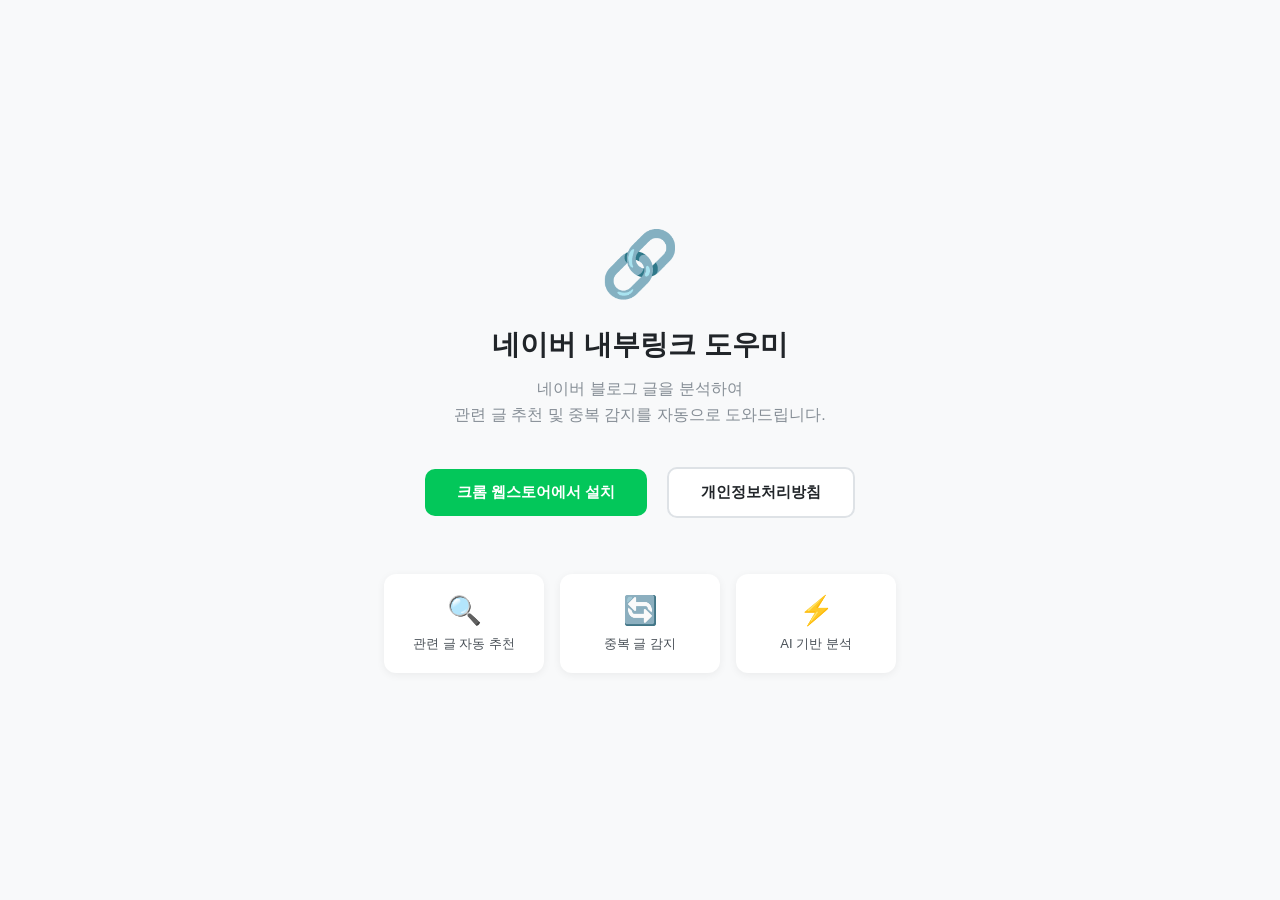
<file: index.html>
<!DOCTYPE html>
<html lang="ko">
<head>
  <meta charset="UTF-8" />
  <meta name="viewport" content="width=device-width, initial-scale=1.0" />
  <title>네이버 내부링크 도우미</title>
  <style>
    * { box-sizing: border-box; margin: 0; padding: 0; }
    body {
      font-family: -apple-system, 'Apple SD Gothic Neo', 'Noto Sans KR', sans-serif;
      background: #f8f9fa;
      color: #212529;
      min-height: 100vh;
      display: flex;
      align-items: center;
      justify-content: center;
      padding: 40px 16px;
    }
    .wrap { max-width: 600px; text-align: center; }
    .icon { font-size: 64px; margin-bottom: 24px; }
    h1 { font-size: 28px; font-weight: 800; margin-bottom: 12px; color: #212529; }
    .sub { font-size: 16px; color: #868e96; margin-bottom: 32px; line-height: 1.6; }
    .btn {
      display: inline-block;
      background: #03C75A;
      color: white;
      font-size: 15px;
      font-weight: 700;
      padding: 14px 32px;
      border-radius: 10px;
      text-decoration: none;
      margin: 8px;
    }
    .btn-outline {
      background: white;
      color: #212529;
      border: 2px solid #dee2e6;
    }
    .features {
      display: flex;
      gap: 16px;
      margin-top: 48px;
      justify-content: center;
      flex-wrap: wrap;
    }
    .feature {
      background: white;
      border-radius: 12px;
      padding: 20px;
      width: 160px;
      box-shadow: 0 2px 8px rgba(0,0,0,0.06);
    }
    .feature .emoji { font-size: 28px; margin-bottom: 8px; }
    .feature p { font-size: 13px; color: #495057; }
  </style>
</head>
<body>
<div class="wrap">
  <div class="icon">🔗</div>
  <h1>네이버 내부링크 도우미</h1>
  <p class="sub">네이버 블로그 글을 분석하여<br>관련 글 추천 및 중복 감지를 자동으로 도와드립니다.</p>
  <a href="https://chromewebstore.google.com" class="btn">크롬 웹스토어에서 설치</a>
  <a href="privacy.html" class="btn btn-outline">개인정보처리방침</a>
  <div class="features">
    <div class="feature">
      <div class="emoji">🔍</div>
      <p>관련 글 자동 추천</p>
    </div>
    <div class="feature">
      <div class="emoji">🔄</div>
      <p>중복 글 감지</p>
    </div>
    <div class="feature">
      <div class="emoji">⚡</div>
      <p>AI 기반 분석</p>
    </div>
  </div>
</div>
</body>
</html>
</file>
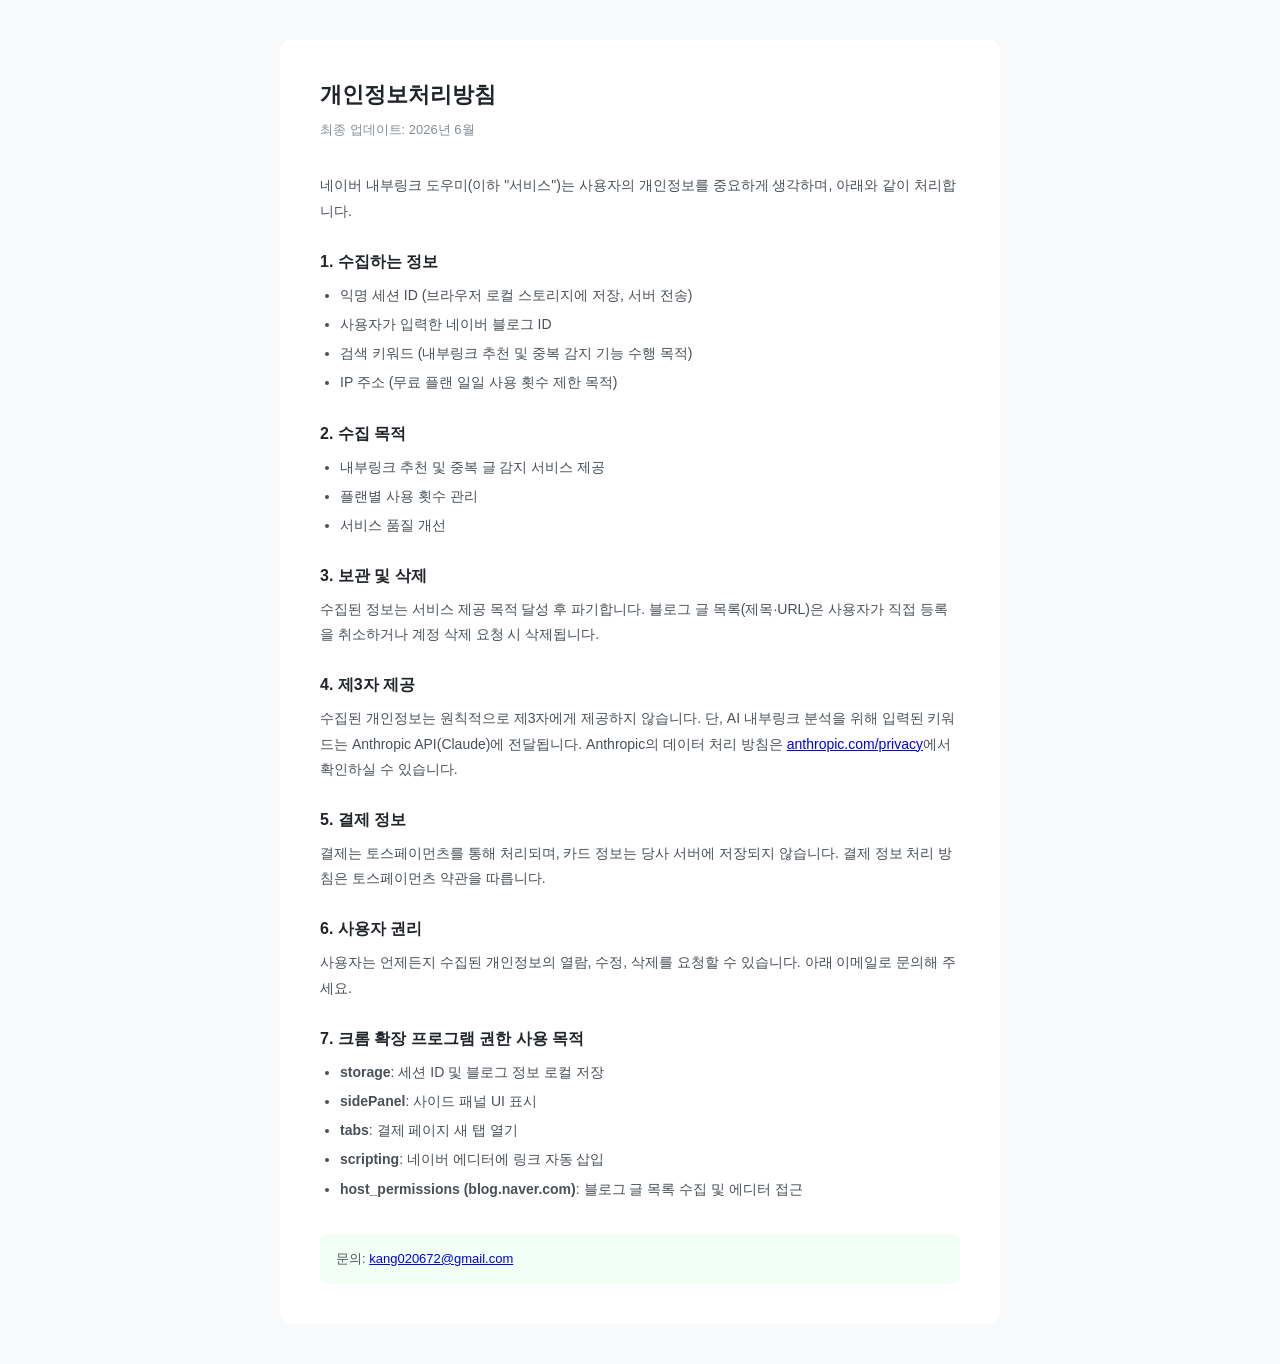
<file: privacy.html>
﻿<!DOCTYPE html> <html lang="ko"> <head>   <meta charset="UTF-8" />   <meta name="viewport" content="width=device-width, initial-scale=1.0" />   <title>개인정보처리방침 — 네이버 내부링크 도우미</title>   <style>     * { box-sizing: border-box; margin: 0; padding: 0; }     body {       font-family: -apple-system, 'Apple SD Gothic Neo', 'Noto Sans KR', sans-serif;       background: #f8f9fa;       color: #212529;       padding: 40px 16px;     }     .wrap { max-width: 720px; margin: 0 auto; background: white; border-radius: 12px; padding: 40px; }     h1 { font-size: 22px; font-weight: 800; margin-bottom: 8px; }     .updated { font-size: 13px; color: #868e96; margin-bottom: 32px; }     h2 { font-size: 16px; font-weight: 700; margin: 28px 0 10px; color: #212529; }     p, li { font-size: 14px; line-height: 1.8; color: #495057; }     ul { padding-left: 20px; }     li { margin-bottom: 4px; }     .contact { background: #f1fff7; border-radius: 8px; padding: 16px; margin-top: 32px; font-size: 13px; color: #495057; }   </style> </head> <body> <div class="wrap">   <h1>개인정보처리방침</h1>   <p class="updated">최종 업데이트: 2026년 6월</p>    <p>네이버 내부링크 도우미(이하 "서비스")는 사용자의 개인정보를 중요하게 생각하며, 아래와 같이 처리합니다.</p>    <h2>1. 수집하는 정보</h2>   <ul>     <li>익명 세션 ID (브라우저 로컬 스토리지에 저장, 서버 전송)</li>     <li>사용자가 입력한 네이버 블로그 ID</li>     <li>검색 키워드 (내부링크 추천 및 중복 감지 기능 수행 목적)</li>     <li>IP 주소 (무료 플랜 일일 사용 횟수 제한 목적)</li>   </ul>    <h2>2. 수집 목적</h2>   <ul>     <li>내부링크 추천 및 중복 글 감지 서비스 제공</li>     <li>플랜별 사용 횟수 관리</li>     <li>서비스 품질 개선</li>   </ul>    <h2>3. 보관 및 삭제</h2>   <p>수집된 정보는 서비스 제공 목적 달성 후 파기합니다. 블로그 글 목록(제목·URL)은 사용자가 직접 등록을 취소하거나 계정 삭제 요청 시 삭제됩니다.</p>    <h2>4. 제3자 제공</h2>   <p>수집된 개인정보는 원칙적으로 제3자에게 제공하지 않습니다. 단, AI 내부링크 분석을 위해 입력된 키워드는 Anthropic API(Claude)에 전달됩니다. Anthropic의 데이터 처리 방침은 <a href="https://www.anthropic.com/privacy" target="_blank">anthropic.com/privacy</a>에서 확인하실 수 있습니다.</p>    <h2>5. 결제 정보</h2>   <p>결제는 토스페이먼츠를 통해 처리되며, 카드 정보는 당사 서버에 저장되지 않습니다. 결제 정보 처리 방침은 토스페이먼츠 약관을 따릅니다.</p>    <h2>6. 사용자 권리</h2>   <p>사용자는 언제든지 수집된 개인정보의 열람, 수정, 삭제를 요청할 수 있습니다. 아래 이메일로 문의해 주세요.</p>    <h2>7. 크롬 확장 프로그램 권한 사용 목적</h2>   <ul>     <li><strong>storage</strong>: 세션 ID 및 블로그 정보 로컬 저장</li>     <li><strong>sidePanel</strong>: 사이드 패널 UI 표시</li>     <li><strong>tabs</strong>: 결제 페이지 새 탭 열기</li>     <li><strong>scripting</strong>: 네이버 에디터에 링크 자동 삽입</li>     <li><strong>host_permissions (blog.naver.com)</strong>: 블로그 글 목록 수집 및 에디터 접근</li>   </ul>    <div class="contact">     문의: <a href="mailto:kang020672@gmail.com">kang020672@gmail.com</a>   </div> </div> </body> </html>
</file>
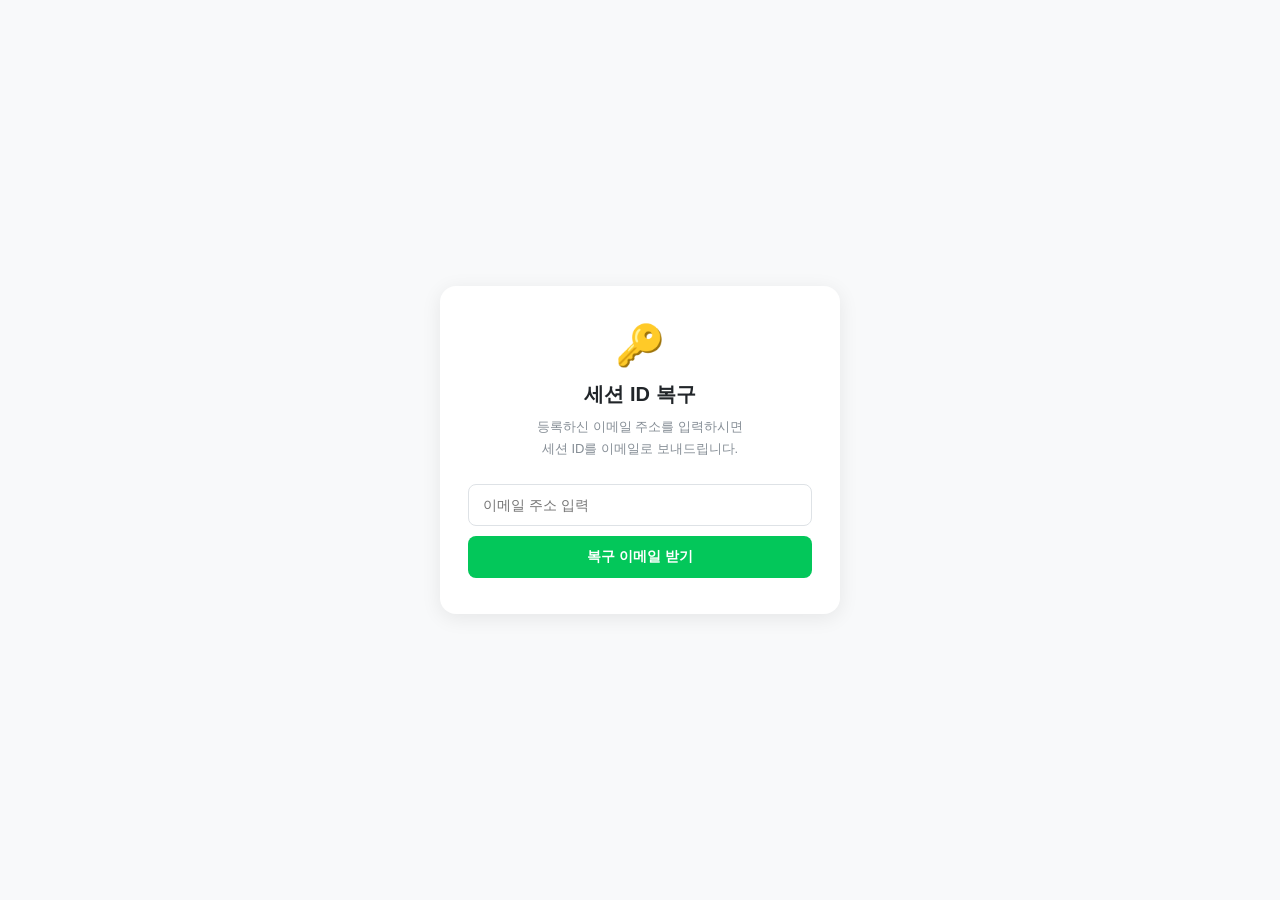
<file: recover.html>
﻿<!DOCTYPE html>
<html lang="ko">
<head>
  <meta charset="UTF-8" />
  <meta name="viewport" content="width=device-width, initial-scale=1.0" />
  <title>세션 복구 — 네이버 내부링크 도우미</title>
  <style>
    * { box-sizing: border-box; margin: 0; padding: 0; }
    body {
      font-family: -apple-system, 'Apple SD Gothic Neo', 'Noto Sans KR', sans-serif;
      background: #f8f9fa;
      min-height: 100vh;
      display: flex;
      align-items: center;
      justify-content: center;
      padding: 24px 16px;
    }
    .card {
      background: white;
      border-radius: 16px;
      padding: 36px 28px;
      max-width: 400px;
      width: 100%;
      box-shadow: 0 4px 20px rgba(0,0,0,0.08);
      text-align: center;
    }
    .icon { font-size: 40px; margin-bottom: 12px; }
    h1 { font-size: 20px; font-weight: 800; margin-bottom: 8px; color: #212529; }
    p { font-size: 13px; color: #868e96; line-height: 1.7; margin-bottom: 24px; }
    input {
      width: 100%;
      border: 1px solid #dee2e6;
      border-radius: 8px;
      padding: 12px 14px;
      font-size: 14px;
      margin-bottom: 10px;
    }
    button {
      width: 100%;
      background: #03C75A;
      color: white;
      border: none;
      border-radius: 8px;
      padding: 12px;
      font-size: 14px;
      font-weight: 700;
      cursor: pointer;
    }
    button:disabled { background: #adb5bd; cursor: not-allowed; }
    .msg { margin-top: 12px; font-size: 13px; display: none; }
  </style>
</head>
<body>
<div class="card">
  <div class="icon">🔑</div>
  <h1>세션 ID 복구</h1>
  <p>등록하신 이메일 주소를 입력하시면<br>세션 ID를 이메일로 보내드립니다.</p>
  <input type="email" id="emailInput" placeholder="이메일 주소 입력" />
  <button id="sendBtn" onclick="sendRecovery()">복구 이메일 받기</button>
  <div class="msg" id="msg"></div>
</div>
<script>
async function sendRecovery() {
  const email = document.getElementById('emailInput').value.trim();
  const btn = document.getElementById('sendBtn');
  const msg = document.getElementById('msg');
  if (!email || !email.includes('@')) {
    msg.style.display = 'block';
    msg.style.color = '#c0392b';
    msg.textContent = '유효한 이메일을 입력해주세요.';
    return;
  }
  btn.disabled = true;
  btn.textContent = '전송 중...';
  try {
    const res = await fetch('https://naver-linker.onrender.com/api/recover-session', {
      method: 'POST',
      headers: { 'Content-Type': 'application/json' },
      body: JSON.stringify({ email })
    });
    msg.style.display = 'block';
    if (res.ok) {
      msg.style.color = '#087f3d';
      msg.textContent = '✅ 이메일을 발송했습니다. 받은편지함을 확인하세요.';
      btn.textContent = '전송 완료';
    } else {
      const data = await res.json();
      msg.style.color = '#c0392b';
      msg.textContent = data.detail || '등록된 이메일을 찾을 수 없습니다.';
      btn.disabled = false;
      btn.textContent = '복구 이메일 받기';
    }
  } catch (e) {
    msg.style.display = 'block';
    msg.style.color = '#c0392b';
    msg.textContent = '오류가 발생했습니다. 잠시 후 다시 시도해주세요.';
    btn.disabled = false;
    btn.textContent = '복구 이메일 받기';
  }
}
</script>
</body>
</html>
</file>
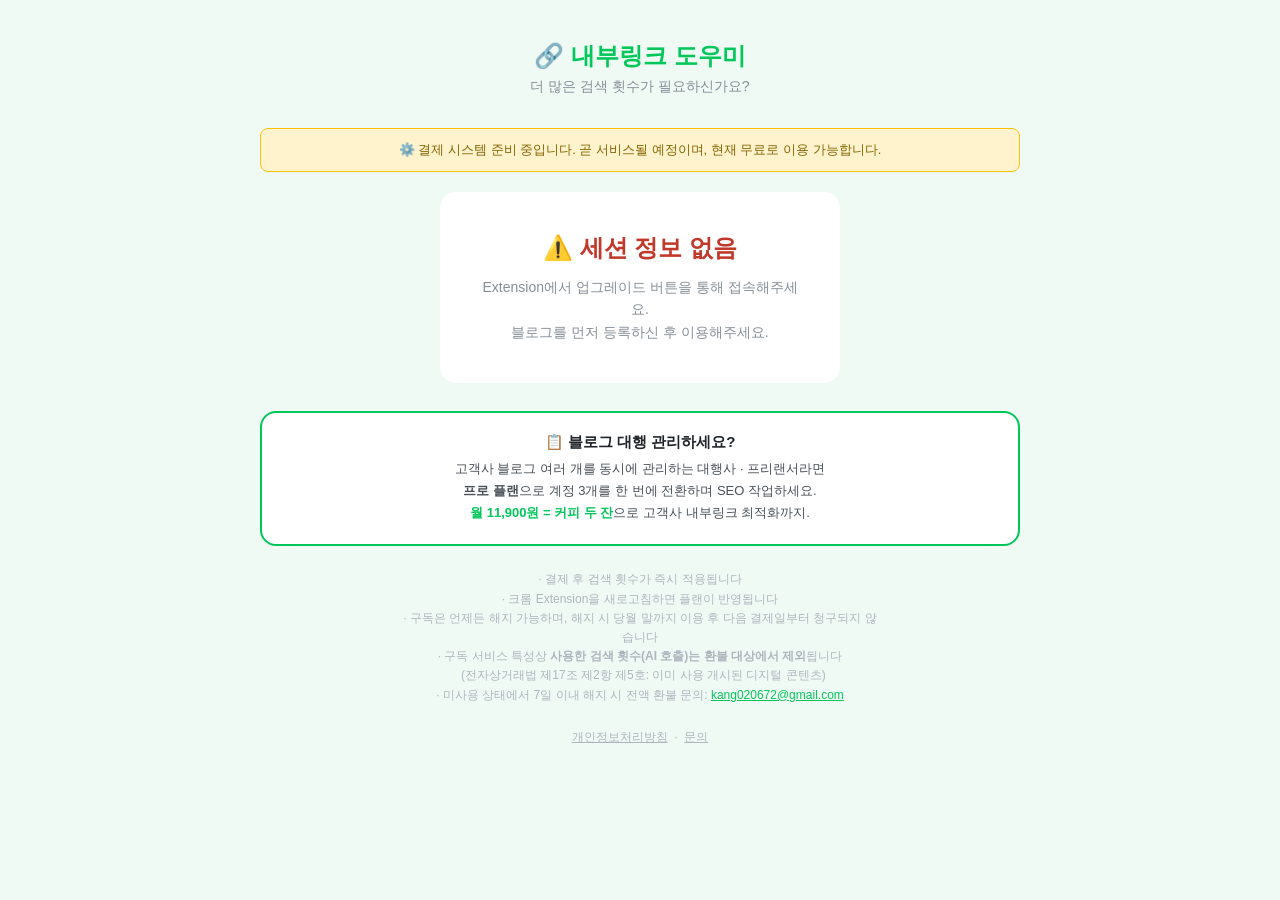
<file: upgrade.html>
<!DOCTYPE html>
<html lang="ko">
<head>
  <meta charset="UTF-8" />
  <meta name="viewport" content="width=device-width, initial-scale=1.0" />
  <title>내부링크 도우미 — 업그레이드</title>
  <script src="https://js.tosspayments.com/v1/payment"></script>
  <style>
    * { box-sizing: border-box; margin: 0; padding: 0; }
    body {
      font-family: -apple-system, 'Apple SD Gothic Neo', 'Noto Sans KR', sans-serif;
      background: #f0faf5;
      min-height: 100vh;
      display: flex;
      flex-direction: column;
      align-items: center;
      padding: 40px 16px;
    }
    .logo { font-size: 24px; font-weight: 800; color: #03C75A; margin-bottom: 6px; }
    .subtitle { font-size: 14px; color: #868e96; margin-bottom: 32px; }

    .plans {
      display: flex;
      gap: 12px;
      flex-wrap: wrap;
      justify-content: center;
      width: 100%;
      max-width: 760px;
    }

    .plan-card {
      background: white;
      border: 2px solid #e9ecef;
      border-radius: 16px;
      padding: 24px 20px;
      flex: 1;
      min-width: 200px;
      max-width: 240px;
      transition: border-color 0.2s, box-shadow 0.2s;
    }
    .plan-card:hover { border-color: #03C75A; box-shadow: 0 4px 20px rgba(3,199,90,0.15); }
    .plan-card.recommended { border: 2px solid #00C73C; position: relative; }

    .rec-badge {
      position: absolute;
      top: 16px;
      right: 16px;
      background: #00C73C;
      color: white;
      font-size: 11px;
      font-weight: 700;
      padding: 3px 10px;
      border-radius: 10px;
    }

    .plan-name { font-size: 20px; font-weight: 800; color: #212529; margin-bottom: 4px; }
    .plan-label { font-size: 12px; color: #adb5bd; margin-bottom: 2px; }
    .plan-price {
      font-size: 28px;
      font-weight: 800;
      color: #03C75A;
      margin-bottom: 16px;
    }
    .plan-price span { font-size: 14px; font-weight: 400; color: #868e96; }

    .plan-features {
      list-style: none;
      margin-bottom: 24px;
    }
    .plan-features li {
      font-size: 14px;
      color: #495057;
      padding: 4px 0;
    }
    .plan-features li::before { content: "✓ "; color: #03C75A; font-weight: 700; }
    .plan-features li.pro-only {
      color: #d4860a;
      font-weight: 700;
      background: #fff8e6;
      border-radius: 6px;
      padding: 5px 8px;
      margin: 4px 0;
    }
    .plan-features li.pro-only::before { content: "★ "; color: #f0a500; }
    .plan-features li.limit {
      color: #adb5bd;
      font-size: 13px;
    }
    .plan-features li.limit::before { content: "– "; color: #dee2e6; }

    .pay-btn {
      width: 100%;
      background: #03C75A;
      color: white;
      border: none;
      border-radius: 10px;
      padding: 12px;
      font-size: 15px;
      font-weight: 700;
      cursor: pointer;
      transition: background 0.15s;
    }
    .pay-btn:hover { background: #02a84c; }
    .pay-btn:disabled { background: #adb5bd; cursor: not-allowed; }

    .notice {
      margin-top: 24px;
      font-size: 12px;
      color: #adb5bd;
      text-align: center;
      max-width: 480px;
      line-height: 1.6;
    }

    .error-msg {
      background: #fff0f0;
      color: #c0392b;
      border-radius: 8px;
      padding: 10px 16px;
      font-size: 13px;
      margin-top: 16px;
      display: none;
    }

    .no-session {
      background: white;
      border-radius: 16px;
      padding: 40px;
      text-align: center;
      max-width: 400px;
    }
    .no-session h2 { color: #c0392b; margin-bottom: 12px; }
    .no-session p { color: #868e96; font-size: 14px; line-height: 1.6; }
  </style>
</head>
<body>

<div class="logo">🔗 내부링크 도우미</div>
<div class="subtitle">더 많은 검색 횟수가 필요하신가요?</div>

<div style="background:#fff3cd;border:1px solid #ffc107;border-radius:8px;padding:12px 18px;margin-bottom:20px;font-size:13px;color:#856404;max-width:760px;width:100%;text-align:center;">
  ⚙️ 결제 시스템 준비 중입니다. 곧 서비스될 예정이며, 현재 무료로 이용 가능합니다.
</div>

<div id="mainContent"></div>
<div class="error-msg" id="errorMsg"></div>

<div style="margin-top:28px;background:white;border:2px solid #03C75A;border-radius:16px;padding:20px 24px;max-width:760px;width:100%;text-align:center;">
  <div style="font-size:15px;font-weight:800;color:#212529;margin-bottom:6px;">📋 블로그 대행 관리하세요?</div>
  <div style="font-size:13px;color:#495057;line-height:1.7;">
    고객사 블로그 여러 개를 동시에 관리하는 대행사 · 프리랜서라면<br>
    <strong>프로 플랜</strong>으로 계정 3개를 한 번에 전환하며 SEO 작업하세요.<br>
    <span style="color:#03C75A;font-weight:700;">월 11,900원 = 커피 두 잔</span>으로 고객사 내부링크 최적화까지.
  </div>
</div>

<div class="notice">
  · 결제 후 검색 횟수가 즉시 적용됩니다<br>
  · 크롬 Extension을 새로고침하면 플랜이 반영됩니다<br>
  · 구독은 언제든 해지 가능하며, 해지 시 당월 말까지 이용 후 다음 결제일부터 청구되지 않습니다<br>
  · 구독 서비스 특성상 <strong>사용한 검색 횟수(AI 호출)는 환불 대상에서 제외</strong>됩니다<br>
  &nbsp;&nbsp;(전자상거래법 제17조 제2항 제5호: 이미 사용 개시된 디지털 콘텐츠)<br>
  · 미사용 상태에서 7일 이내 해지 시 전액 환불 문의: <a href="mailto:kang020672@gmail.com" style="color:#03C75A">kang020672@gmail.com</a>
</div>

<script>
  const BASE_URL = 'https://naver-linker.onrender.com';
  const params = new URLSearchParams(location.search);
  const sessionId = params.get('session_id') || '';

  const mainContent = document.getElementById('mainContent');
  const errorMsg = document.getElementById('errorMsg');

  if (!sessionId) {
    mainContent.innerHTML = `
      <div class="no-session">
        <h2>⚠️ 세션 정보 없음</h2>
        <p>Extension에서 업그레이드 버튼을 통해 접속해주세요.<br>
           블로그를 먼저 등록하신 후 이용해주세요.</p>
      </div>`;
  } else {
    mainContent.innerHTML = `
      <div class="plans">
        <div class="plan-card">
          <div class="plan-name">라이트</div>
          <div class="plan-label">월 구독료</div>
          <div class="plan-price">2,900<span>원</span></div>
          <ul class="plan-features">
            <li>검색 200회/월</li>
            <li>링크 자동 삽입</li>
            <li>블로그 1개 관리</li>
            <li>매월 자동 갱신</li>
            <li class="limit">중복 감지 미포함</li>
          </ul>
          <button class="pay-btn" data-plan="light">결제하기</button>
        </div>
        <div class="plan-card recommended">
          <div class="rec-badge">추천</div>
          <div class="plan-name">베이직</div>
          <div class="plan-label">월 구독료</div>
          <div class="plan-price">6,900<span>원</span></div>
          <ul class="plan-features">
            <li>검색 500회/월</li>
            <li>중복 감지 포함</li>
            <li>링크 자동 삽입</li>
            <li>블로그 1개 관리</li>
            <li>매월 자동 갱신</li>
          </ul>
          <button class="pay-btn" data-plan="basic">결제하기</button>
        </div>
        <div class="plan-card">
          <div class="plan-name">프로</div>
          <div class="plan-label">월 구독료 · 대행사/프리랜서 전용</div>
          <div class="plan-price">11,900<span>원</span></div>
          <ul class="plan-features">
            <li>검색 1,000회/월</li>
            <li>중복 감지 포함</li>
            <li>링크 자동 삽입</li>
            <li class="pro-only">블로그 최대 3개 계정 전환</li>
            <li class="pro-only">고객사 블로그 한번에 관리</li>
            <li>매월 자동 갱신</li>
          </ul>
          <button class="pay-btn" data-plan="pro">결제하기</button>
        </div>
      </div>`;

    document.querySelectorAll('.pay-btn').forEach(btn => {
      btn.addEventListener('click', async () => {
        const plan = btn.dataset.plan;
        btn.disabled = true;
        btn.textContent = '처리 중...';
        errorMsg.style.display = 'none';

        try {
          const res = await fetch(`${BASE_URL}/api/billing/order`, {
            method: 'POST',
            headers: { 'Content-Type': 'application/json' },
            body: JSON.stringify({ session_id: sessionId, plan }),
          });
          if (!res.ok) throw new Error('주문 생성 실패');
          const { customer_key, client_key } = await res.json();

          const tossPayments = TossPayments(client_key);
          await tossPayments.requestBillingAuth('카드', {
            customerKey: customer_key,
            successUrl: `${BASE_URL}/api/billing/success?session_id=${encodeURIComponent(sessionId)}&plan=${plan}`,
            failUrl: `${BASE_URL}/api/billing/fail`,
          });
        } catch (e) {
          errorMsg.textContent = e.message || '오류가 발생했습니다. 다시 시도해주세요.';
          errorMsg.style.display = 'block';
          btn.disabled = false;
          btn.textContent = '결제하기';
        }
      });
    });
  }
</script>
<footer style="text-align:center;padding:24px 0 16px;font-size:12px;color:#adb5bd;">
  <a href="privacy.html" style="color:#adb5bd;text-decoration:underline;">개인정보처리방침</a>
  &nbsp;·&nbsp;
  <a href="mailto:kang020672@gmail.com" style="color:#adb5bd;text-decoration:underline;">문의</a>
</footer>
</body>
</html>
</file>
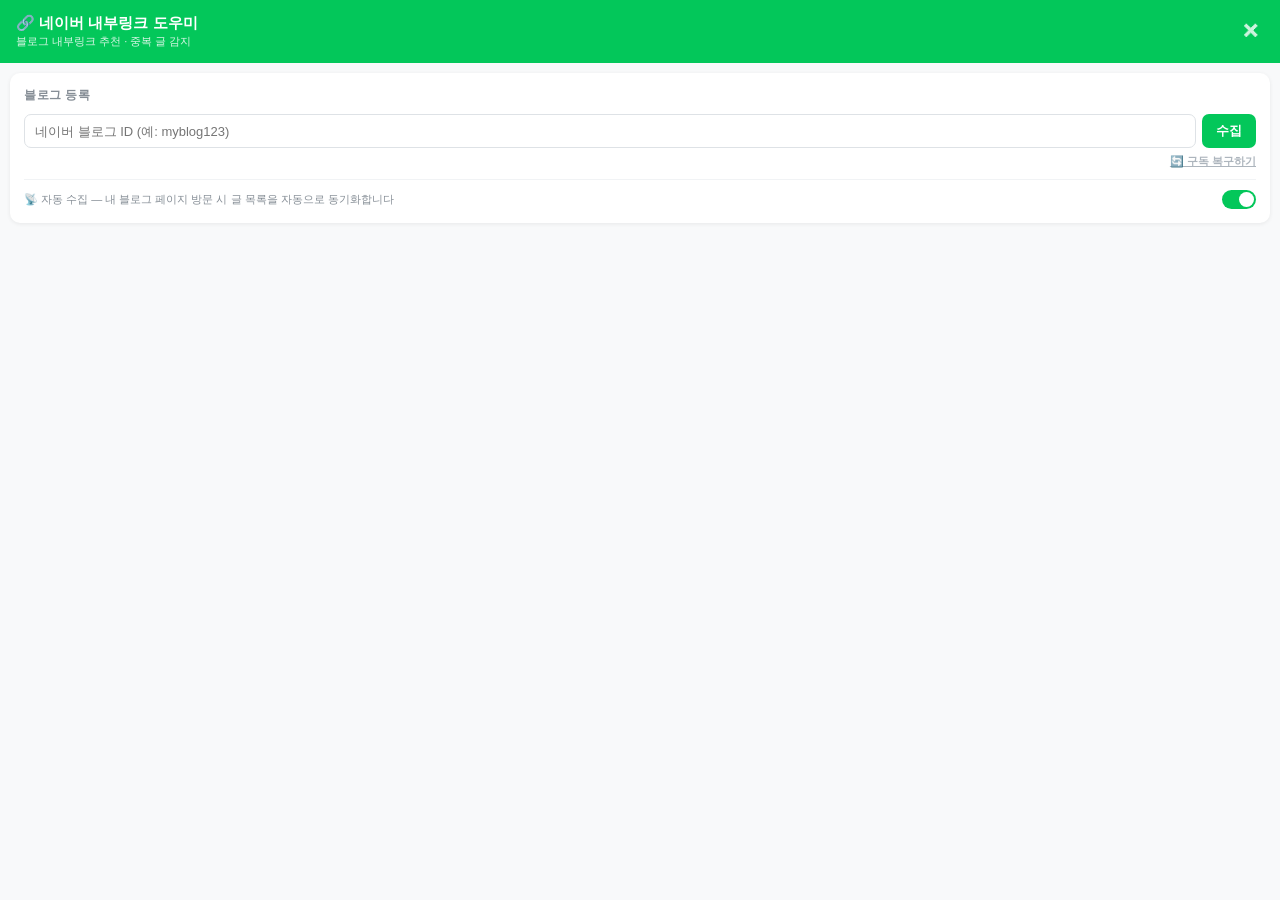
<file: extension/popup.html>
<!DOCTYPE html>
<html lang="ko">
<head>
  <meta charset="UTF-8" />
  <meta name="viewport" content="width=device-width, initial-scale=1.0" />
  <title>네이버 내부링크 도우미</title>
  <style>
    * { box-sizing: border-box; margin: 0; padding: 0; }

    body {
      width: 100%;
      min-height: 100vh;
      font-family: -apple-system, 'Apple SD Gothic Neo', 'Noto Sans KR', sans-serif;
      font-size: 14px;
      background: #f8f9fa;
      color: #212529;
    }

    .header {
      background: #03C75A;
      color: white;
      padding: 14px 16px;
      display: flex;
      align-items: center;
      justify-content: space-between;
      gap: 8px;
    }
    .header h1 { font-size: 15px; font-weight: 700; }
    .header .sub { font-size: 11px; opacity: 0.85; margin-top: 1px; }
    .close-btn {
      background: none;
      border: none;
      color: white;
      font-size: 18px;
      line-height: 1;
      cursor: pointer;
      opacity: 0.8;
      padding: 2px 4px;
      border-radius: 4px;
      flex-shrink: 0;
    }
    .close-btn:hover { opacity: 1; background: rgba(0,0,0,0.15); }

    .section {
      background: white;
      margin: 10px;
      border-radius: 10px;
      padding: 14px;
      box-shadow: 0 1px 4px rgba(0,0,0,0.07);
    }

    .section-title {
      font-size: 12px;
      font-weight: 700;
      color: #868e96;
      text-transform: uppercase;
      letter-spacing: 0.5px;
      margin-bottom: 10px;
    }

    .input-row {
      display: flex;
      gap: 6px;
    }

    input[type="text"] {
      flex: 1;
      border: 1px solid #dee2e6;
      border-radius: 7px;
      padding: 8px 10px;
      font-size: 13px;
      outline: none;
      transition: border-color 0.15s;
    }
    input[type="text"]:focus { border-color: #03C75A; }

    button {
      background: #03C75A;
      color: white;
      border: none;
      border-radius: 7px;
      padding: 8px 14px;
      font-size: 13px;
      font-weight: 600;
      cursor: pointer;
      transition: background 0.15s;
      white-space: nowrap;
    }
    button:hover { background: #02a84c; }
    button:disabled { background: #adb5bd; cursor: not-allowed; }

    .blog-status {
      font-size: 12px;
      margin-top: 8px;
      padding: 6px 8px;
      border-radius: 6px;
      display: none;
    }
    .blog-status.success { background: #e6f9ee; color: #087f3d; }
    .blog-status.error { background: #fff0f0; color: #c0392b; }
    .blog-status.info { background: #e8f4fd; color: #1a6fa8; }

    .tabs {
      display: flex;
      border-bottom: 1px solid #e9ecef;
      margin-bottom: 12px;
    }
    .tab {
      flex: 1;
      padding: 8px;
      text-align: center;
      font-size: 13px;
      font-weight: 600;
      color: #868e96;
      cursor: pointer;
      border-bottom: 2px solid transparent;
      transition: all 0.15s;
    }
    .tab.active { color: #03C75A; border-bottom-color: #03C75A; }
    .tab.locked { color: #ced4da; cursor: not-allowed; }
    .tab.locked.active { color: #ced4da; border-bottom-color: transparent; }
    .tab.locked::after { content: " 🔒"; font-size: 10px; }

    .tab-panel { display: none; }
    .tab-panel.active { display: block; }

    .result-list { margin-top: 10px; }

    .result-item {
      padding: 8px 10px;
      border: 1px solid #e9ecef;
      border-radius: 7px;
      margin-bottom: 6px;
      cursor: pointer;
      transition: background 0.1s;
    }
    .result-item:hover { background: #f1fff7; border-color: #03C75A; }
    .result-item .title { font-size: 13px; font-weight: 600; color: #212529; }
    .result-item .meta { font-size: 11px; color: #868e96; margin-top: 2px; }
    .result-item .badge {
      display: inline-block;
      font-size: 10px;
      font-weight: 700;
      padding: 1px 6px;
      border-radius: 10px;
      margin-left: 4px;
    }
    .badge-high { background: #fff3cd; color: #856404; }
    .badge-med { background: #e8f4fd; color: #1a6fa8; }

    .empty { text-align: center; color: #adb5bd; font-size: 13px; padding: 20px 0; }

    .limit-bar {
      font-size: 11px;
      color: #868e96;
      text-align: right;
      margin-top: 6px;
    }
    .limit-bar span { font-weight: 700; color: #212529; }

    .loading {
      text-align: center;
      padding: 16px;
      color: #868e96;
      font-size: 13px;
    }
    .spinner {
      display: inline-block;
      width: 16px; height: 16px;
      border: 2px solid #dee2e6;
      border-top-color: #03C75A;
      border-radius: 50%;
      animation: spin 0.7s linear infinite;
      vertical-align: middle;
      margin-right: 6px;
    }
    @keyframes spin { to { transform: rotate(360deg); } }

    .topn-row {
      display: flex;
      align-items: center;
      gap: 8px;
      margin-top: 6px;
    }
    .topn-label { font-size: 11px; color: #868e96; }
    .topn-btns { display: flex; gap: 4px; flex-wrap: wrap; }
    .topn-btn, .dup-topn-btn {
      font-size: 11px;
      padding: 3px 8px;
      border: 1px solid #dee2e6;
      border-radius: 5px;
      background: white;
      color: #495057;
      cursor: pointer;
    }
    .topn-btn.active, .dup-topn-btn.active {
      background: #03C75A;
      color: white;
      border-color: #03C75A;
    }
    .sort-btn {
      font-size: 11px;
      padding: 3px 8px;
      border: 1px solid #dee2e6;
      border-radius: 5px;
      background: white;
      color: #495057;
      cursor: pointer;
    }
    .sort-btn.active {
      background: #03C75A;
      color: white;
      border-color: #03C75A;
    }

    .meta-row {
      display: flex;
      align-items: center;
      justify-content: space-between;
      margin-top: 3px;
    }
    .meta-date { font-size: 11px; color: #868e96; }
    .action-btns { display: flex; gap: 4px; }
    .insert-btn {
      font-size: 11px;
      padding: 3px 8px;
      border-radius: 5px;
      border: none;
      cursor: pointer;
      font-weight: 600;
    }
    .insert-btn { background: #03C75A; color: white; }
    .insert-btn:hover { background: #02a84c; }

    .insert-btn-full {
      display: block;
      width: 50%;
      margin: 6px auto 0;
      text-align: center;
      padding: 5px;
      font-size: 12px;
    }

    .copy-toast {
      position: fixed;
      bottom: 12px; left: 50%;
      transform: translateX(-50%);
      background: #212529;
      color: white;
      padding: 6px 14px;
      border-radius: 20px;
      font-size: 12px;
      opacity: 0;
      transition: opacity 0.2s;
      pointer-events: none;
    }
    .copy-toast.show { opacity: 1; }

    .plan-bar {
      background: #f8f9fa;
      border-radius: 8px;
      padding: 8px 10px;
      margin-bottom: 10px;
      font-size: 12px;
    }
    .plan-bar-row1 {
      display: flex;
      align-items: center;
      gap: 6px;
    }
    .plan-bar-row2 {
      margin-top: 5px;
      display: flex;
      gap: 6px;
    }
    .plan-badge {
      font-size: 10px;
      font-weight: 800;
      padding: 2px 8px;
      border-radius: 10px;
      letter-spacing: 0.5px;
    }
    .plan-badge.free    { background: #e9ecef; color: #495057; }
    .plan-badge.light   { background: #d3f9d8; color: #2f9e44; }
    .plan-badge.basic   { background: #cce5ff; color: #1864ab; }
    .plan-badge.pro     { background: #fff3cd; color: #856404; }
    .plan-info { flex: 1; color: #495057; font-weight: 600; }
    .plan-info .plan-sub { font-size: 10px; color: #868e96; font-weight: 400; }
    .upgrade-btn {
      background: #ff6b35;
      color: white;
      border: none;
      border-radius: 6px;
      padding: 5px 10px;
      font-size: 11px;
      font-weight: 700;
      cursor: pointer;
      width: 100%;
    }
    .upgrade-btn:hover { background: #e55a24; }
    .cancel-btn {
      background: none;
      border: none;
      color: #adb5bd;
      font-size: 11px;
      cursor: pointer;
      text-decoration: underline;
      padding: 4px 0;
      display: none;
    }
    .cancel-btn:hover { color: #c0392b; }

    .blog-switcher {
      margin-bottom: 10px;
      display: none;
    }
    .blog-switcher-label {
      font-size: 11px;
      color: #868e96;
      font-weight: 700;
      margin-bottom: 5px;
      letter-spacing: 0.3px;
    }
    .blog-switcher-row {
      display: flex;
      gap: 6px;
      align-items: center;
    }
    .blog-switcher select {
      flex: 1;
      border: 1px solid #03C75A;
      border-radius: 7px;
      padding: 7px 10px;
      font-size: 13px;
      font-weight: 600;
      color: #212529;
      background: #f1fff7;
      outline: none;
      cursor: pointer;
    }
    .delete-blog-btn {
      background: #e9ecef;
      color: #868e96;
      border: none;
      border-radius: 7px;
      padding: 7px 10px;
      font-size: 13px;
      font-weight: 700;
      cursor: pointer;
      white-space: nowrap;
    }
    .delete-blog-btn:hover { background: #ffd6d6; color: #c0392b; }
    .switch-blog-btn {
      background: #03C75A;
      color: white;
      border: none;
      border-radius: 7px;
      padding: 7px 10px;
      font-size: 12px;
      font-weight: 700;
      cursor: pointer;
      white-space: nowrap;
    }
    .switch-blog-btn:hover { background: #02a84c; }
    .switch-blog-btn:disabled { background: #adb5bd; cursor: not-allowed; }

    .auto-collect-row {
      display: flex;
      align-items: center;
      justify-content: space-between;
      margin-top: 10px;
      padding-top: 10px;
      border-top: 1px solid #f1f3f5;
    }
    .auto-collect-label {
      font-size: 11px;
      color: #868e96;
      line-height: 1.5;
      padding-right: 8px;
    }
    .switch {
      position: relative;
      display: inline-block;
      width: 34px;
      height: 19px;
      flex-shrink: 0;
    }
    .switch input { opacity: 0; width: 0; height: 0; }
    .switch-slider {
      position: absolute;
      cursor: pointer;
      top: 0; left: 0; right: 0; bottom: 0;
      background-color: #ced4da;
      border-radius: 19px;
      transition: 0.15s;
    }
    .switch-slider::before {
      position: absolute;
      content: "";
      height: 15px; width: 15px;
      left: 2px; bottom: 2px;
      background-color: white;
      border-radius: 50%;
      transition: 0.15s;
    }
    .switch input:checked + .switch-slider { background-color: #03C75A; }
    .switch input:checked + .switch-slider::before { transform: translateX(15px); }
  </style>
</head>
<body>

<div class="header">
  <div>
    <h1>🔗 네이버 내부링크 도우미</h1>
    <div class="sub">블로그 내부링크 추천 · 중복 글 감지</div>
  </div>
  <button class="close-btn" id="closePanelBtn" title="닫기">✕</button>
</div>

<!-- 블로그 등록 섹션 -->
<div class="section">
  <div class="section-title">블로그 등록</div>
  <div class="input-row">
    <input type="text" id="blogIdInput" placeholder="네이버 블로그 ID (예: myblog123)" />
    <button id="indexBtn">수집</button>
  </div>
  <div class="blog-status" id="blogStatus"></div>
  <div style="text-align:right;margin-top:4px;">
    <button id="showRecoverBtn" style="background:none;border:none;font-size:11px;color:#adb5bd;cursor:pointer;padding:0;text-decoration:underline;">🔄 구독 복구하기</button>
  </div>
  <div id="recoverRow" style="display:none;margin-top:6px;">
    <div style="font-size:11px;color:#868e96;margin-bottom:8px;line-height:1.5;">구독 시 등록한 이메일로 자동 복구됩니다.</div>
    <div style="display:flex;gap:6px;margin-bottom:8px;">
      <input type="email" id="recoverEmailInput" placeholder="구독 이메일 입력" style="flex:1;border:1px solid #03C75A;border-radius:7px;padding:8px 10px;font-size:12px;outline:none;" />
      <button id="recoverEmailBtn">이메일 복구</button>
    </div>
    <!-- OTP 입력 (이메일 복구 버튼 클릭 후 노출) -->
    <div id="otpRow" style="display:none;margin-top:8px;">
      <div style="font-size:11px;color:#868e96;margin-bottom:6px;">이메일로 발송된 6자리 인증코드를 입력하세요. (10분 유효)</div>
      <div style="display:flex;gap:6px;">
        <input type="text" id="otpInput" placeholder="인증코드 6자리" maxlength="6" style="flex:1;border:1px solid #03C75A;border-radius:7px;padding:8px 10px;font-size:16px;outline:none;letter-spacing:6px;text-align:center;" />
        <button id="otpVerifyBtn">확인</button>
      </div>
    </div>
    <div id="recoverMsg" style="font-size:11px;margin-top:6px;display:none;"></div>
  </div>
  <div class="auto-collect-row">
    <div class="auto-collect-label">📡 자동 수집 — 내 블로그 페이지 방문 시 글 목록을 자동으로 동기화합니다</div>
    <label class="switch">
      <input type="checkbox" id="autoCollectToggle" checked>
      <span class="switch-slider"></span>
    </label>
  </div>
</div>


<!-- 기능 탭 -->
<div class="section" id="featureSection" style="display:none;">

  <!-- 플랜 상태 바 -->
  <div class="plan-bar" id="planBar">
    <div class="plan-bar-row1">
      <span class="plan-badge free" id="planBadge">FREE</span>
      <span class="plan-info" id="planInfo">
        이번 달 <strong id="usedCount2">0</strong> / <span id="limitCount2">5</span>회 사용
        <span class="plan-sub" id="planSub"></span>
      </span>
    </div>
    <div class="plan-bar-row2" id="planActions">
      <button class="upgrade-btn" id="upgradeBtn">🔓 플랜 업그레이드</button>
      <button class="cancel-btn" id="cancelBtn">구독 해지</button>
    </div>
    <!-- 이메일 미등록 시 표시 -->
    <div id="emailBanner" style="display:none;margin-top:8px;background:#fff3cd;border-radius:6px;padding:8px 10px;font-size:11px;color:#856404;">
      ⚠️ 브라우저 초기화 시 Pro 플랜이 초기화될 수 있습니다.
      <div style="display:flex;gap:4px;margin-top:6px;">
        <input id="emailBannerInput" type="email" placeholder="이메일 등록으로 복구 가능" style="flex:1;border:1px solid #ffc107;border-radius:4px;padding:5px 8px;font-size:11px;" />
        <button id="emailBannerBtn" style="background:#ffc107;border:none;border-radius:4px;padding:5px 8px;font-size:11px;font-weight:700;cursor:pointer;color:#212529;">등록</button>
      </div>
      <div id="emailBannerMsg" style="margin-top:4px;display:none;font-size:11px;"></div>
    </div>
  </div>

  <!-- Pro 계정 전환 드롭다운 -->
  <div class="blog-switcher" id="blogSwitcher">
    <div class="blog-switcher-label">🔄 계정 전환 (PRO)</div>
    <div class="blog-switcher-row">
      <select id="blogSelect"></select>
      <button class="switch-blog-btn" id="switchBlogBtn" disabled>전환</button>
      <button class="delete-blog-btn" id="deleteBlogBtn">✕</button>
    </div>
  </div>

  <div class="tabs">
    <div class="tab active" data-tab="search">관련 글 찾기</div>
    <div class="tab" data-tab="duplicate">중복 감지</div>
  </div>

  <!-- 관련 글 찾기 -->
  <div class="tab-panel active" id="tab-search">
    <div class="input-row">
      <input type="text" id="searchKeyword" placeholder="키워드 입력" />
      <button id="searchBtn">검색</button>
    </div>
    <div class="topn-row">
      <span class="topn-label">결과 수</span>
      <div class="topn-btns">
        <button class="topn-btn active" data-n="5">5개</button>
        <button class="topn-btn" data-n="10">10개</button>
        <button class="topn-btn" data-n="20">20개</button>
        <button class="topn-btn" data-n="30">30개</button>
        <button class="topn-btn" data-n="50">50개</button>
      </div>
    </div>
    <div class="limit-bar" id="limitBar" style="display:none;">
      이번 달 사용: <span id="usedCount">0</span> / <span id="limitCount">5</span>회
    </div>
    <div class="topn-row" id="sortRow" style="display:none;">
      <span class="topn-label">정렬</span>
      <div class="topn-btns">
        <button class="sort-btn active" data-sort="relevance">관련순</button>
        <button class="sort-btn" data-sort="latest">최신순</button>
      </div>
    </div>
    <div id="sortHint" style="display:none; font-size:11px; color:#868e96; margin-top:4px; line-height:1.5;">
      <span id="sortHintText"></span>
    </div>
    <div class="result-list" id="searchResults"></div>
  </div>

  <!-- 중복 감지 -->
  <div class="tab-panel" id="tab-duplicate">
    <div class="input-row">
      <input type="text" id="dupKeyword" placeholder="키워드 입력" />
      <button id="dupBtn">감지</button>
    </div>
    <div class="topn-row">
      <span class="topn-label">결과 수</span>
      <div class="topn-btns">
        <button class="dup-topn-btn" data-n="5">5개</button>
        <button class="dup-topn-btn active" data-n="10">10개</button>
        <button class="dup-topn-btn" data-n="20">20개</button>
        <button class="dup-topn-btn" data-n="30">30개</button>
        <button class="dup-topn-btn" data-n="50">50개</button>
      </div>
    </div>
    <div style="font-size:11px; color:#868e96; margin-top:4px; line-height:1.5;">
      🔍 유사도 20% 미만은 결과에서 자동 제외됩니다.
    </div>
    <div class="limit-bar" id="dupLimitBar" style="display:none;">
      이번 달 사용: <span id="dupUsedCount">0</span> / <span id="dupLimitCount">5</span>회
    </div>
    <div class="result-list" id="dupResults"></div>
  </div>
</div>

<div class="copy-toast" id="copyToast">링크 복사됨!</div>

<script src="popup.js"></script>
</body>
</html>
</file>
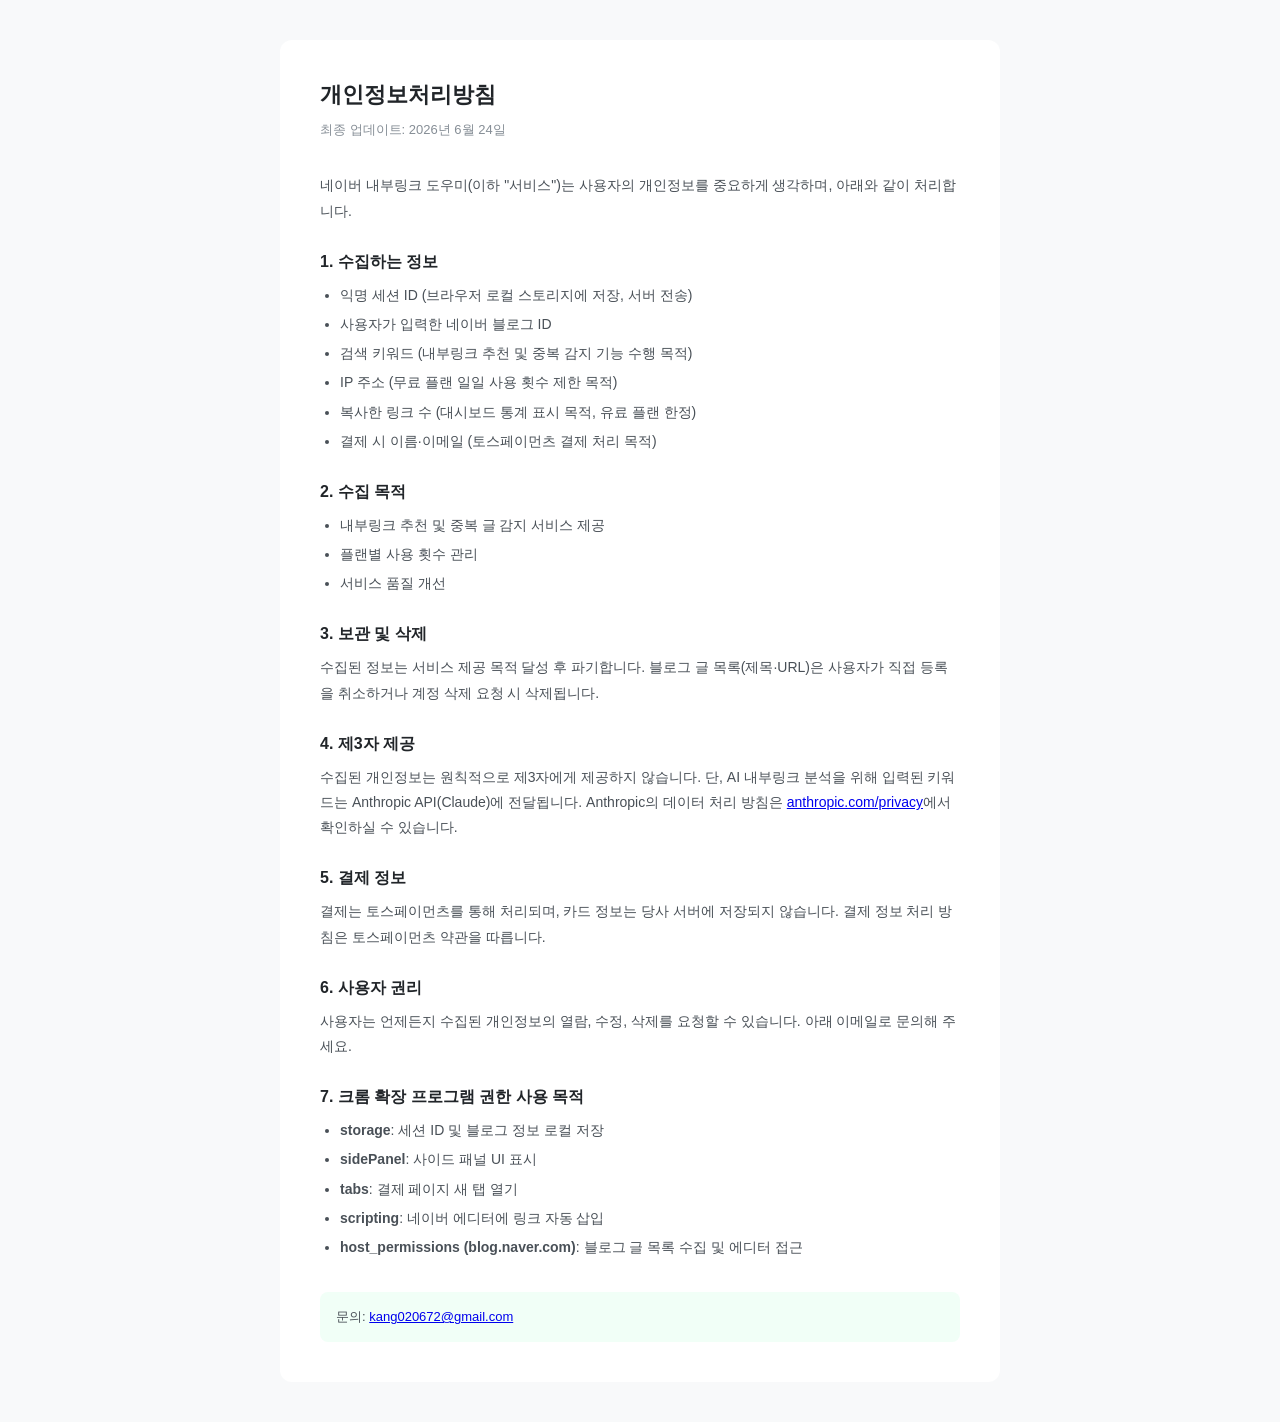
<file: static/privacy.html>
<!DOCTYPE html>
<html lang="ko">
<head>
  <meta charset="UTF-8" />
  <meta name="viewport" content="width=device-width, initial-scale=1.0" />
  <title>개인정보처리방침 — 네이버 내부링크 도우미</title>
  <style>
    * { box-sizing: border-box; margin: 0; padding: 0; }
    body {
      font-family: -apple-system, 'Apple SD Gothic Neo', 'Noto Sans KR', sans-serif;
      background: #f8f9fa;
      color: #212529;
      padding: 40px 16px;
    }
    .wrap { max-width: 720px; margin: 0 auto; background: white; border-radius: 12px; padding: 40px; }
    h1 { font-size: 22px; font-weight: 800; margin-bottom: 8px; }
    .updated { font-size: 13px; color: #868e96; margin-bottom: 32px; }
    h2 { font-size: 16px; font-weight: 700; margin: 28px 0 10px; color: #212529; }
    p, li { font-size: 14px; line-height: 1.8; color: #495057; }
    ul { padding-left: 20px; }
    li { margin-bottom: 4px; }
    .contact { background: #f1fff7; border-radius: 8px; padding: 16px; margin-top: 32px; font-size: 13px; color: #495057; }
  </style>
</head>
<body>
<div class="wrap">
  <h1>개인정보처리방침</h1>
  <p class="updated">최종 업데이트: 2026년 6월 24일</p>

  <p>네이버 내부링크 도우미(이하 "서비스")는 사용자의 개인정보를 중요하게 생각하며, 아래와 같이 처리합니다.</p>

  <h2>1. 수집하는 정보</h2>
  <ul>
    <li>익명 세션 ID (브라우저 로컬 스토리지에 저장, 서버 전송)</li>
    <li>사용자가 입력한 네이버 블로그 ID</li>
    <li>검색 키워드 (내부링크 추천 및 중복 감지 기능 수행 목적)</li>
    <li>IP 주소 (무료 플랜 일일 사용 횟수 제한 목적)</li>
    <li>복사한 링크 수 (대시보드 통계 표시 목적, 유료 플랜 한정)</li>
    <li>결제 시 이름·이메일 (토스페이먼츠 결제 처리 목적)</li>
  </ul>

  <h2>2. 수집 목적</h2>
  <ul>
    <li>내부링크 추천 및 중복 글 감지 서비스 제공</li>
    <li>플랜별 사용 횟수 관리</li>
    <li>서비스 품질 개선</li>
  </ul>

  <h2>3. 보관 및 삭제</h2>
  <p>수집된 정보는 서비스 제공 목적 달성 후 파기합니다. 블로그 글 목록(제목·URL)은 사용자가 직접 등록을 취소하거나 계정 삭제 요청 시 삭제됩니다.</p>

  <h2>4. 제3자 제공</h2>
  <p>수집된 개인정보는 원칙적으로 제3자에게 제공하지 않습니다. 단, AI 내부링크 분석을 위해 입력된 키워드는 Anthropic API(Claude)에 전달됩니다. Anthropic의 데이터 처리 방침은 <a href="https://www.anthropic.com/privacy" target="_blank">anthropic.com/privacy</a>에서 확인하실 수 있습니다.</p>

  <h2>5. 결제 정보</h2>
  <p>결제는 토스페이먼츠를 통해 처리되며, 카드 정보는 당사 서버에 저장되지 않습니다. 결제 정보 처리 방침은 토스페이먼츠 약관을 따릅니다.</p>

  <h2>6. 사용자 권리</h2>
  <p>사용자는 언제든지 수집된 개인정보의 열람, 수정, 삭제를 요청할 수 있습니다. 아래 이메일로 문의해 주세요.</p>

  <h2>7. 크롬 확장 프로그램 권한 사용 목적</h2>
  <ul>
    <li><strong>storage</strong>: 세션 ID 및 블로그 정보 로컬 저장</li>
    <li><strong>sidePanel</strong>: 사이드 패널 UI 표시</li>
    <li><strong>tabs</strong>: 결제 페이지 새 탭 열기</li>
    <li><strong>scripting</strong>: 네이버 에디터에 링크 자동 삽입</li>
    <li><strong>host_permissions (blog.naver.com)</strong>: 블로그 글 목록 수집 및 에디터 접근</li>
  </ul>

  <div class="contact">
    문의: <a href="mailto:kang020672@gmail.com">kang020672@gmail.com</a>
  </div>
</div>
</body>
</html>
</file>
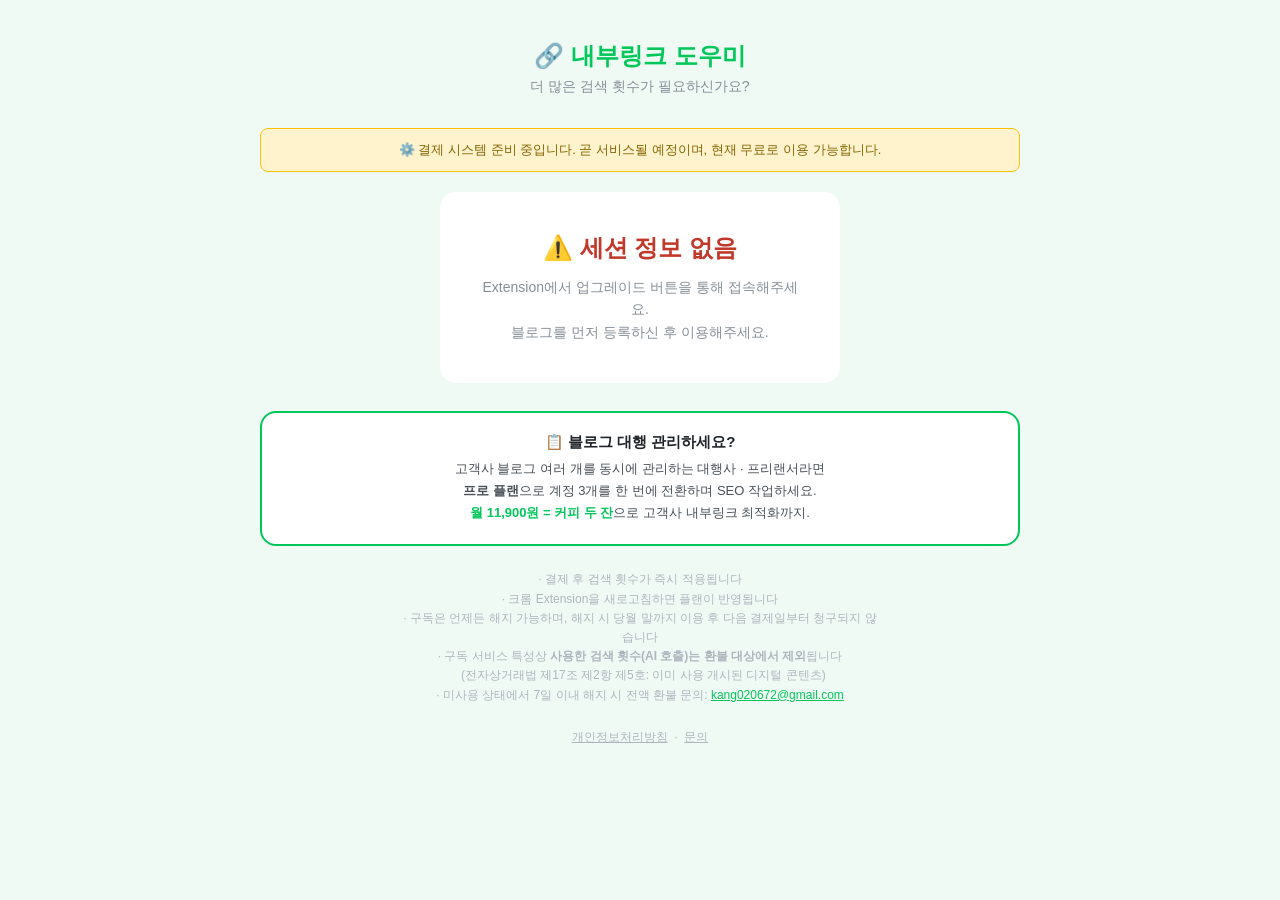
<file: static/upgrade.html>
<!DOCTYPE html>
<html lang="ko">
<head>
  <meta charset="UTF-8" />
  <meta name="viewport" content="width=device-width, initial-scale=1.0" />
  <title>내부링크 도우미 — 업그레이드</title>
  <script src="https://js.tosspayments.com/v1/payment"></script>
  <style>
    * { box-sizing: border-box; margin: 0; padding: 0; }
    body {
      font-family: -apple-system, 'Apple SD Gothic Neo', 'Noto Sans KR', sans-serif;
      background: #f0faf5;
      min-height: 100vh;
      display: flex;
      flex-direction: column;
      align-items: center;
      padding: 40px 16px;
    }
    .logo { font-size: 24px; font-weight: 800; color: #03C75A; margin-bottom: 6px; }
    .subtitle { font-size: 14px; color: #868e96; margin-bottom: 32px; }

    .plans {
      display: flex;
      gap: 12px;
      flex-wrap: wrap;
      justify-content: center;
      width: 100%;
      max-width: 760px;
    }

    .plan-card {
      background: white;
      border: 2px solid #e9ecef;
      border-radius: 16px;
      padding: 24px 20px;
      flex: 1;
      min-width: 200px;
      max-width: 240px;
      transition: border-color 0.2s, box-shadow 0.2s;
    }
    .plan-card:hover { border-color: #03C75A; box-shadow: 0 4px 20px rgba(3,199,90,0.15); }
    .plan-card.recommended { border: 2px solid #00C73C; position: relative; }

    .rec-badge {
      position: absolute;
      top: 16px;
      right: 16px;
      background: #00C73C;
      color: white;
      font-size: 11px;
      font-weight: 700;
      padding: 3px 10px;
      border-radius: 10px;
    }

    .plan-name { font-size: 20px; font-weight: 800; color: #212529; margin-bottom: 4px; }
    .plan-label { font-size: 12px; color: #adb5bd; margin-bottom: 2px; }
    .plan-price {
      font-size: 28px;
      font-weight: 800;
      color: #03C75A;
      margin-bottom: 16px;
    }
    .plan-price span { font-size: 14px; font-weight: 400; color: #868e96; }

    .plan-features {
      list-style: none;
      margin-bottom: 24px;
    }
    .plan-features li {
      font-size: 14px;
      color: #495057;
      padding: 4px 0;
    }
    .plan-features li::before { content: "✓ "; color: #03C75A; font-weight: 700; }
    .plan-features li.pro-only {
      color: #d4860a;
      font-weight: 700;
      background: #fff8e6;
      border-radius: 6px;
      padding: 5px 8px;
      margin: 4px 0;
    }
    .plan-features li.pro-only::before { content: "★ "; color: #f0a500; }
    .plan-features li.limit {
      color: #adb5bd;
      font-size: 13px;
    }
    .plan-features li.limit::before { content: "– "; color: #dee2e6; }

    .pay-btn {
      width: 100%;
      background: #03C75A;
      color: white;
      border: none;
      border-radius: 10px;
      padding: 12px;
      font-size: 15px;
      font-weight: 700;
      cursor: pointer;
      transition: background 0.15s;
    }
    .pay-btn:hover { background: #02a84c; }
    .pay-btn:disabled { background: #adb5bd; cursor: not-allowed; }

    .notice {
      margin-top: 24px;
      font-size: 12px;
      color: #adb5bd;
      text-align: center;
      max-width: 480px;
      line-height: 1.6;
    }

    .error-msg {
      background: #fff0f0;
      color: #c0392b;
      border-radius: 8px;
      padding: 10px 16px;
      font-size: 13px;
      margin-top: 16px;
      display: none;
    }

    .no-session {
      background: white;
      border-radius: 16px;
      padding: 40px;
      text-align: center;
      max-width: 400px;
    }
    .no-session h2 { color: #c0392b; margin-bottom: 12px; }
    .no-session p { color: #868e96; font-size: 14px; line-height: 1.6; }
  </style>
</head>
<body>

<div class="logo">🔗 내부링크 도우미</div>
<div class="subtitle">더 많은 검색 횟수가 필요하신가요?</div>

<div style="background:#fff3cd;border:1px solid #ffc107;border-radius:8px;padding:12px 18px;margin-bottom:20px;font-size:13px;color:#856404;max-width:760px;width:100%;text-align:center;">
  ⚙️ 결제 시스템 준비 중입니다. 곧 서비스될 예정이며, 현재 무료로 이용 가능합니다.
</div>

<div id="mainContent"></div>
<div class="error-msg" id="errorMsg"></div>

<div style="margin-top:28px;background:white;border:2px solid #03C75A;border-radius:16px;padding:20px 24px;max-width:760px;width:100%;text-align:center;">
  <div style="font-size:15px;font-weight:800;color:#212529;margin-bottom:6px;">📋 블로그 대행 관리하세요?</div>
  <div style="font-size:13px;color:#495057;line-height:1.7;">
    고객사 블로그 여러 개를 동시에 관리하는 대행사 · 프리랜서라면<br>
    <strong>프로 플랜</strong>으로 계정 3개를 한 번에 전환하며 SEO 작업하세요.<br>
    <span style="color:#03C75A;font-weight:700;">월 11,900원 = 커피 두 잔</span>으로 고객사 내부링크 최적화까지.
  </div>
</div>

<div class="notice">
  · 결제 후 검색 횟수가 즉시 적용됩니다<br>
  · 크롬 Extension을 새로고침하면 플랜이 반영됩니다<br>
  · 구독은 언제든 해지 가능하며, 해지 시 당월 말까지 이용 후 다음 결제일부터 청구되지 않습니다<br>
  · 구독 서비스 특성상 <strong>사용한 검색 횟수(AI 호출)는 환불 대상에서 제외</strong>됩니다<br>
  &nbsp;&nbsp;(전자상거래법 제17조 제2항 제5호: 이미 사용 개시된 디지털 콘텐츠)<br>
  · 미사용 상태에서 7일 이내 해지 시 전액 환불 문의: <a href="mailto:kang020672@gmail.com" style="color:#03C75A">kang020672@gmail.com</a>
</div>

<script>
  const BASE_URL = 'https://naver-linker.onrender.com';
  const params = new URLSearchParams(location.search);
  const sessionId = params.get('session_id') || '';

  const mainContent = document.getElementById('mainContent');
  const errorMsg = document.getElementById('errorMsg');

  if (!sessionId) {
    mainContent.innerHTML = `
      <div class="no-session">
        <h2>⚠️ 세션 정보 없음</h2>
        <p>Extension에서 업그레이드 버튼을 통해 접속해주세요.<br>
           블로그를 먼저 등록하신 후 이용해주세요.</p>
      </div>`;
  } else {
    mainContent.innerHTML = `
      <div class="plans">
        <div class="plan-card">
          <div class="plan-name">라이트</div>
          <div class="plan-label">월 구독료</div>
          <div class="plan-price">2,900<span>원</span></div>
          <ul class="plan-features">
            <li>검색 200회/월</li>
            <li>링크 자동 삽입</li>
            <li>블로그 1개 관리</li>
            <li>매월 자동 갱신</li>
            <li class="limit">중복 감지 미포함</li>
          </ul>
          <button class="pay-btn" data-plan="light">결제하기</button>
        </div>
        <div class="plan-card recommended">
          <div class="rec-badge">추천</div>
          <div class="plan-name">베이직</div>
          <div class="plan-label">월 구독료</div>
          <div class="plan-price">6,900<span>원</span></div>
          <ul class="plan-features">
            <li>검색 500회/월</li>
            <li>중복 감지 포함</li>
            <li>링크 자동 삽입</li>
            <li>블로그 1개 관리</li>
            <li>매월 자동 갱신</li>
          </ul>
          <button class="pay-btn" data-plan="basic">결제하기</button>
        </div>
        <div class="plan-card">
          <div class="plan-name">프로</div>
          <div class="plan-label">월 구독료 · 대행사/프리랜서 전용</div>
          <div class="plan-price">11,900<span>원</span></div>
          <ul class="plan-features">
            <li>검색 1,000회/월</li>
            <li>중복 감지 포함</li>
            <li>링크 자동 삽입</li>
            <li class="pro-only">블로그 최대 3개 계정 전환</li>
            <li class="pro-only">고객사 블로그 한번에 관리</li>
            <li>매월 자동 갱신</li>
          </ul>
          <button class="pay-btn" data-plan="pro">결제하기</button>
        </div>
      </div>`;

    document.querySelectorAll('.pay-btn').forEach(btn => {
      btn.addEventListener('click', async () => {
        const plan = btn.dataset.plan;
        btn.disabled = true;
        btn.textContent = '처리 중...';
        errorMsg.style.display = 'none';

        try {
          const res = await fetch(`${BASE_URL}/api/billing/order`, {
            method: 'POST',
            headers: { 'Content-Type': 'application/json' },
            body: JSON.stringify({ session_id: sessionId, plan }),
          });
          if (!res.ok) throw new Error('주문 생성 실패');
          const { customer_key, client_key } = await res.json();

          const tossPayments = TossPayments(client_key);
          await tossPayments.requestBillingAuth('카드', {
            customerKey: customer_key,
            successUrl: `${BASE_URL}/api/billing/success?session_id=${encodeURIComponent(sessionId)}&plan=${plan}`,
            failUrl: `${BASE_URL}/api/billing/fail`,
          });
        } catch (e) {
          errorMsg.textContent = e.message || '오류가 발생했습니다. 다시 시도해주세요.';
          errorMsg.style.display = 'block';
          btn.disabled = false;
          btn.textContent = '결제하기';
        }
      });
    });
  }
</script>
<footer style="text-align:center;padding:24px 0 16px;font-size:12px;color:#adb5bd;">
  <a href="/privacy" style="color:#adb5bd;text-decoration:underline;">개인정보처리방침</a>
  &nbsp;·&nbsp;
  <a href="mailto:kang020672@gmail.com" style="color:#adb5bd;text-decoration:underline;">문의</a>
</footer>
</body>
</html>
</file>
